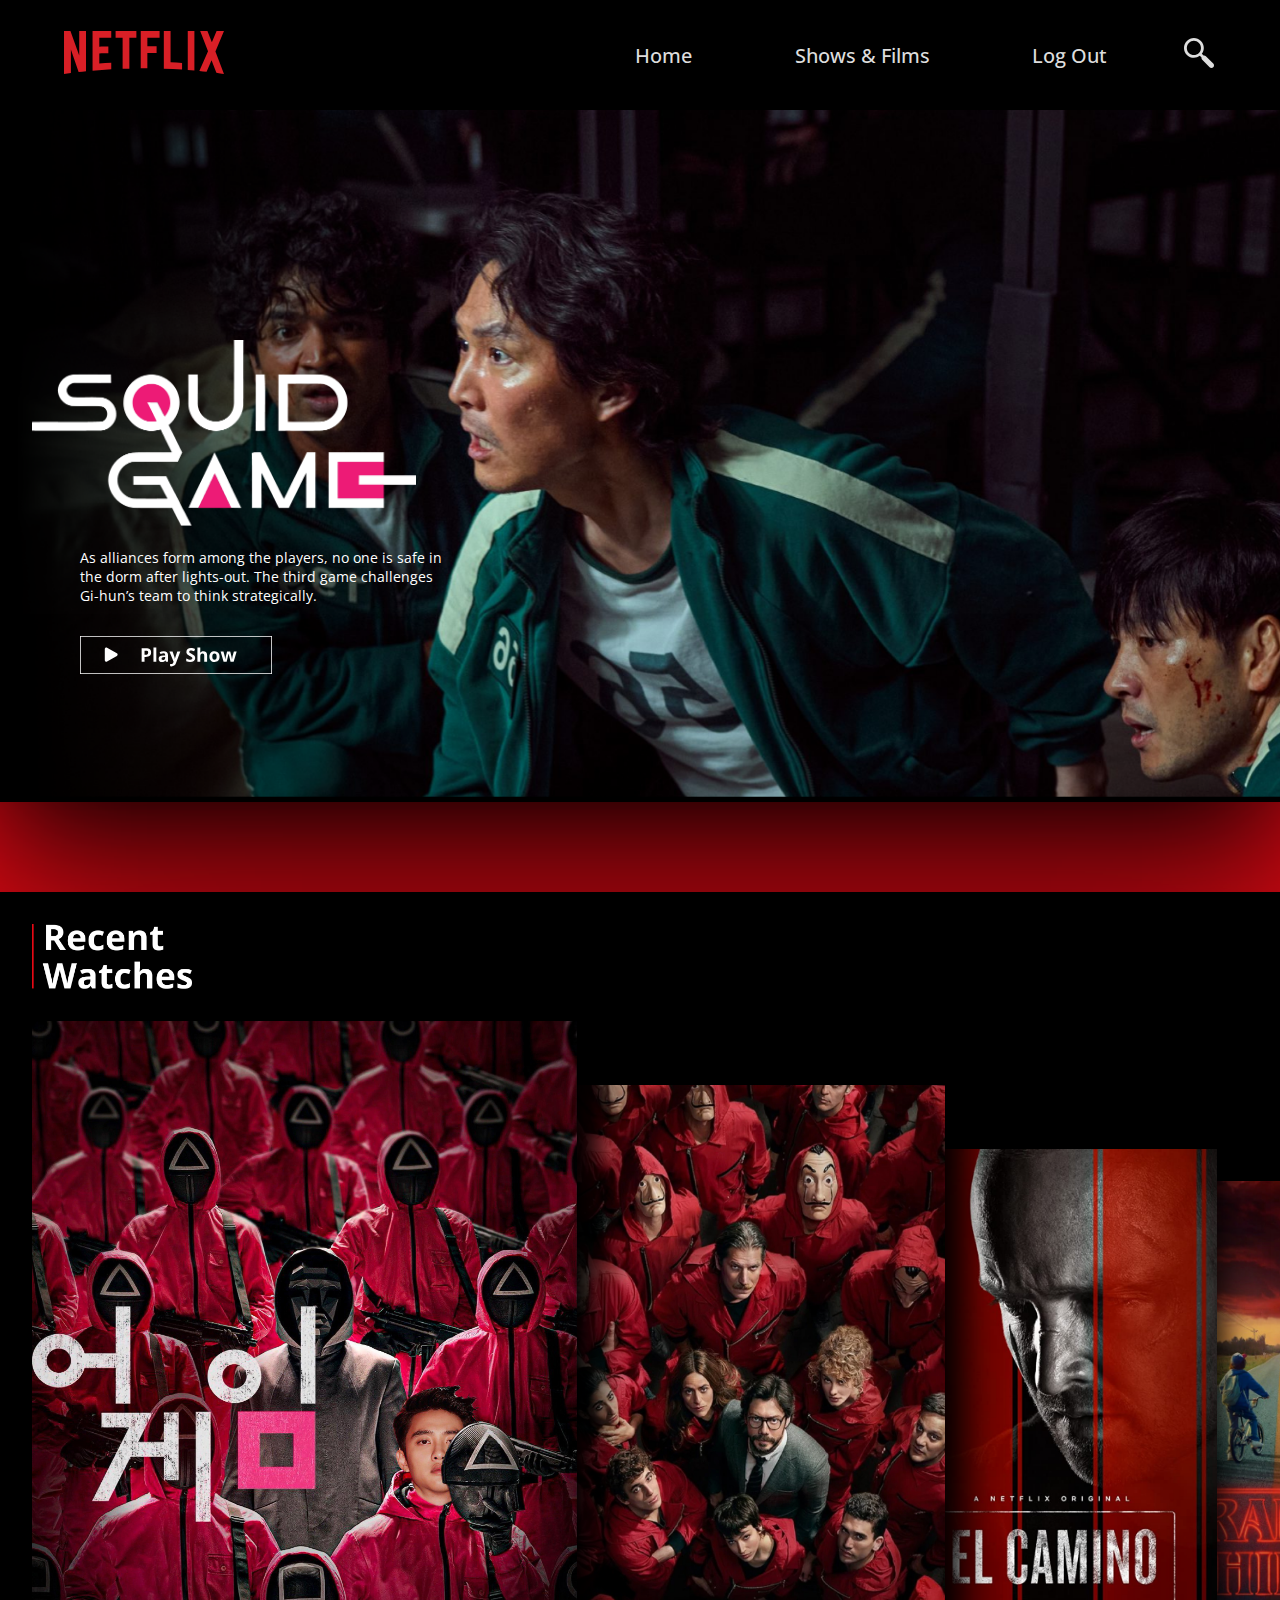
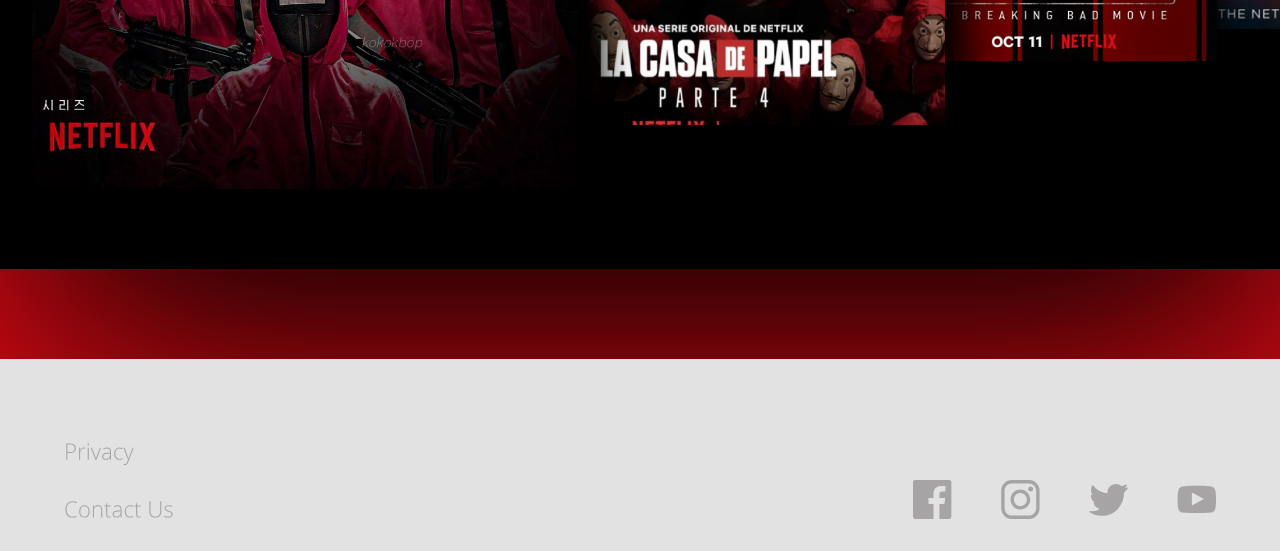
<file: index.html>
<!DOCTYPE html>
<html lang="en">
<head>
    <meta charset="UTF-8">
    <meta name="viewport" content="width=device-width, initial-scale=1.0">
    <title>Netflix Redesign</title>
    <link rel = "icon" href = "IMG/NetflixNLOGO.svg" type = "image/x-icon">
    <link href="https://fonts.googleapis.com/css2?family=Open+Sans:ital,wght@0,300;0,400;0,500;0,600;0,700;0,800;1,300;1,400;1,500;1,600;1,700;1,800&display=swap" rel="stylesheet">
    <link type="text/css" rel="stylesheet" href="\Home.css">
    </head>

<body>
    <div class="container">
            <header>
                    <a href="index.html">
                    <img src="IMG/NetflixLogoFULL.svg" class="logo" alt="logo">
                    </a>
                <nav>
                    <a href="#" class="hide-desktop">
                    <img src="IMG/Mag.svg" alt="magnifier" class="mag" id="mag">
                    <img src="IMG/HamMENU.svg" alt="toggle menu" class="menu" id="menu">
                    </a>

                    <ul class="show-desktop hide-mobile" id="nav">

                        <div class="top-menu">

                        <li id="search" class="search-btn">
                            <img src="IMG/Mag.svg" href="xxx" alt="search" class="search" id="search">
                        </li>
                        
                        <li id="exit" class="exit-btn hide-desktop">
                            <img src="IMG/Close.svg" alt="close menu">
                        </li>

                        </div>

                        <li class="Home">
                            <a href="index.html">Home</a>
                        </li>

                        <li class="Shows">
                            <a onclick="openvideo('move5.mp4')">Shows &amp; Films</a>
                        </li>

                        <li class="Logout">
                            <a href="login.html">Log Out</a>
                        </li>

                    </ul>
                </nav>
            </header>

            <article>
                <section class="first-intro">
                    <img src="IMG/Squid01.png" class="first-img">
                <div class="first-block">
                    <img src="IMG/SquidLOGO.png" class="squid-logo">
                    <div class="text-block">
                    <p class="sub">As alliances form among the players, no one is safe in the dorm after lights-out. The third game challenges Gi-hun’s team to think strategically.</p>
                    <a onclick="openvideo('move5.mp4')">
                        <img src="IMG/PlayBUTTON.svg" class="play">
                    </a>
                    </div>
                </div>
                </section>

                <section class="redblock01"></section>

                <section class="second-intro">
                    <img src="IMG/RecentWATCH.png" class="recent">
                    <div class="tiles">
                        <img src="IMG/Show01.jpg" class="show01">
                        <img src="IMG/Show02.jpg" class="show02">
                        <img src="IMG/Show03.jpg" class="show03">
                        <img src="IMG/Show04.jpg" class="show04">
                    </div>

                </section>

                <section class="redblock02"></section>

            </article>

    </div>



        <footer>
            <img src="IMG/FooterTEXT.svg" class="footer-text" alt="footer text">

            <img src="IMG/Social Icons.svg" class="social-icons" alt="social icons">

        </footer>
    
    
</body>


<script>
var menu=document.getElementById("menu");
var nav=document.getElementById("nav");
var exit=document.getElementById("exit");

menu.addEventListener('click', function(e) {
    nav.classList.toggle('hide-mobile');
    e.preventDefault();
});

exit.addEventListener('click', function(e) {
    nav.classList.add('hide-mobile');
    e.preventDefault();
});

function openvideo(aaa){
      var queryString =  "?"+aaa ;
      window.location.href = "videoplayer.html" + queryString;
	  }

</script>

</html>
</file>
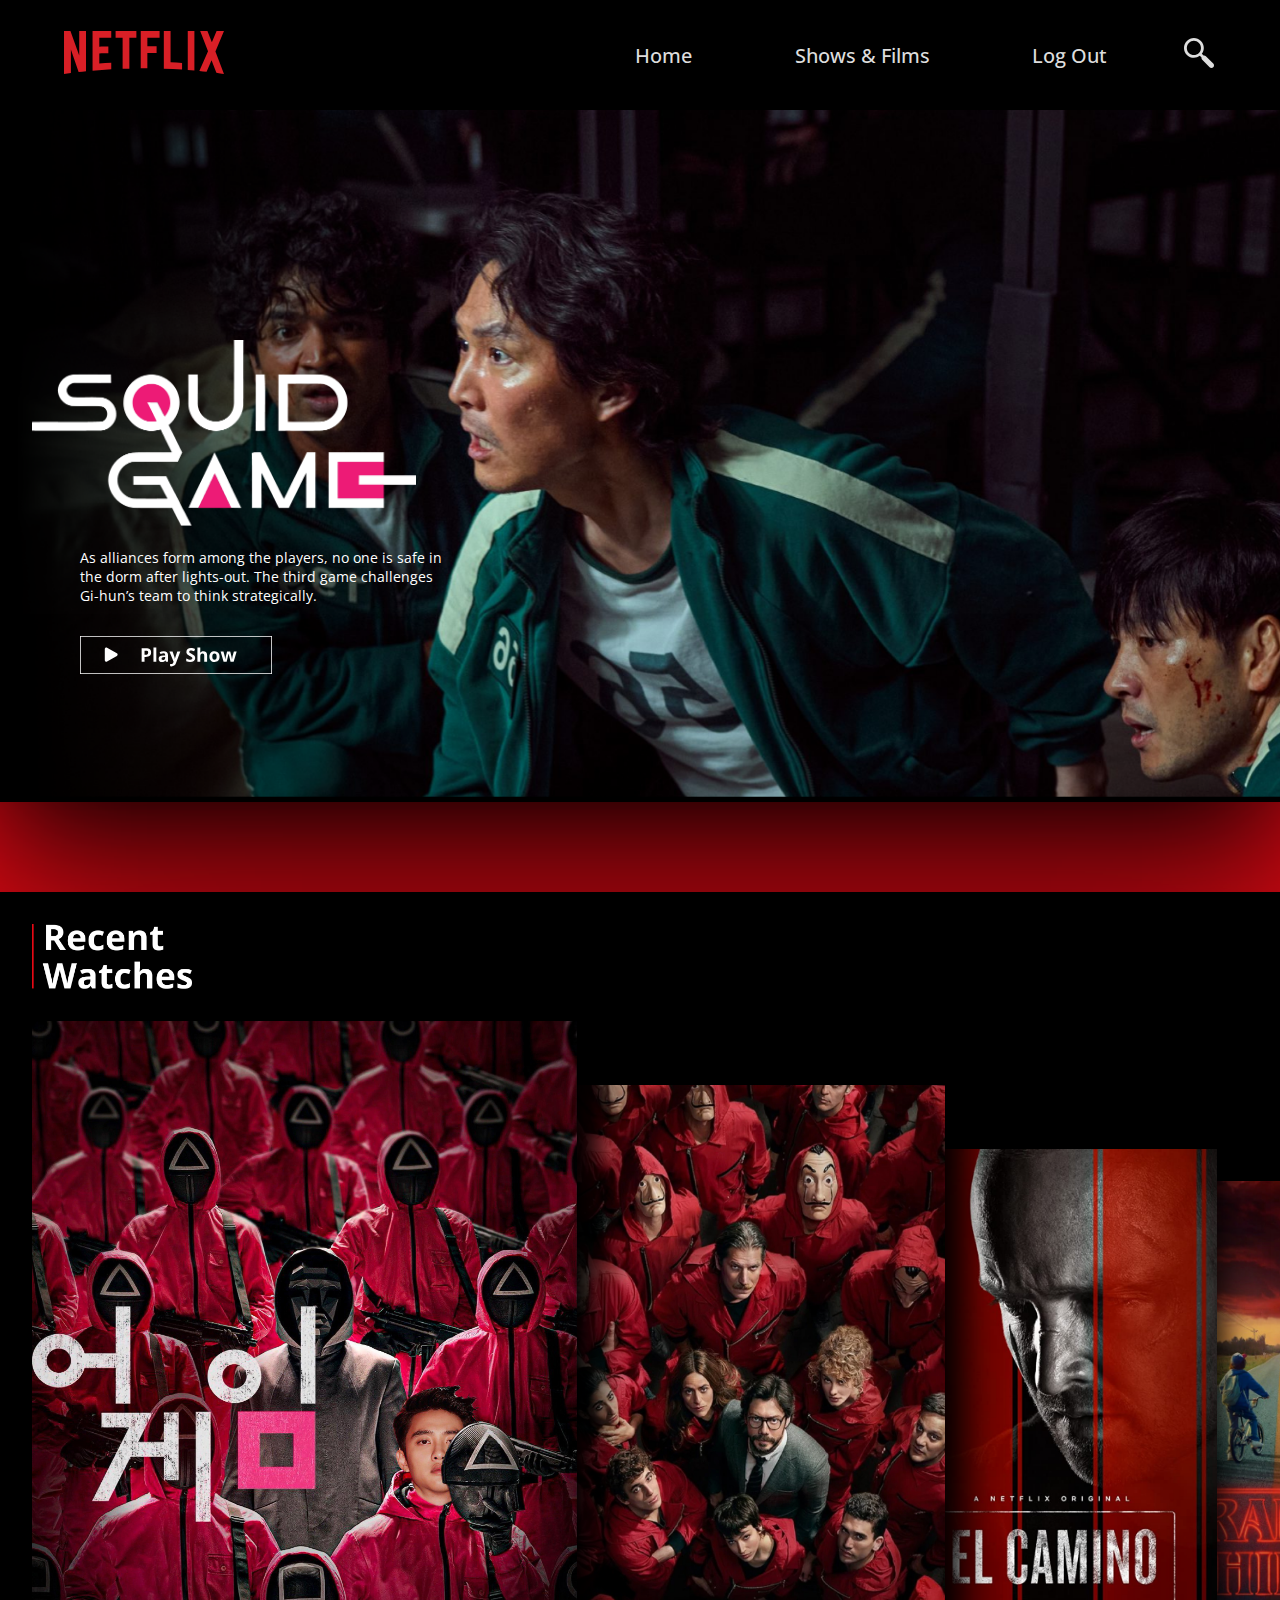
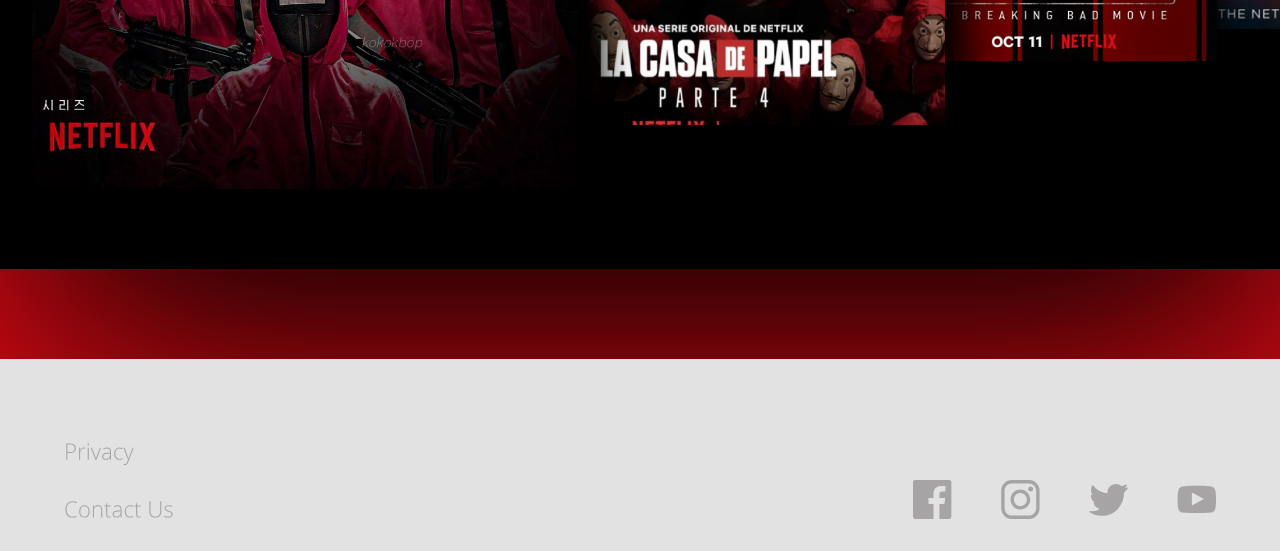
<file: Home.html>
<!DOCTYPE html>
<html lang="en">
<head>
    <meta charset="UTF-8">
    <meta name="viewport" content="width=device-width, initial-scale=1.0">
    <title>Netflix Redesign</title>
    <link rel = "icon" href = "IMG/NetflixNLOGO.svg" type = "image/x-icon">
    <link href="https://fonts.googleapis.com/css2?family=Open+Sans:ital,wght@0,300;0,400;0,500;0,600;0,700;0,800;1,300;1,400;1,500;1,600;1,700;1,800&display=swap" rel="stylesheet">
    <link type="text/css" rel="stylesheet" href="\Home.css">
    </head>

<body>
    <div class="container">
            <header>
                    <a href="Home.html">
                    <img src="IMG/NetflixLogoFULL.svg" class="logo" alt="logo">
                    </a>
                <nav>
                    <a href="#" class="hide-desktop">
                    <img src="IMG/Mag.svg" alt="magnifier" class="mag" id="mag">
                    <img src="IMG/HamMENU.svg" alt="toggle menu" class="menu" id="menu">
                    </a>

                    <ul class="show-desktop hide-mobile" id="nav">

                        <div class="top-menu">

                        <li id="search" class="search-btn">
                            <img src="IMG/Mag.svg" href="xxx" alt="search" class="search" id="search">
                        </li>
                        
                        <li id="exit" class="exit-btn hide-desktop">
                            <img src="IMG/Close.svg" alt="close menu">
                        </li>

                        </div>

                        <li class="Home">
                            <a href="Home.html">Home</a>
                        </li>

                        <li class="Shows">
                            <a href="videoplayer.html">Shows &amp; Films</a>
                        </li>

                        <li class="Logout">
                            <a href="login.html">Log Out</a>
                        </li>

                    </ul>
                </nav>
            </header>

            <article>
                <section class="first-intro">
                    <img src="IMG/Squid01.png" class="first-img">
                <div class="first-block">
                    <img src="IMG/SquidLOGO.png" class="squid-logo">
                    <div class="text-block">
                    <p class="sub">As alliances form among the players, no one is safe in the dorm after lights-out. The third game challenges Gi-hun’s team to think strategically.</p>
                    <a onclick="openvideo('move5.mp4')">
                        <img src="IMG/PlayBUTTON.svg" class="play">
                    </a>
                    </div>
                </div>
                </section>

                <section class="redblock01"></section>

                <section class="second-intro">
                    <img src="IMG/RecentWATCH.png" class="recent">
                    <div class="tiles">
                        <img src="IMG/Show01.jpg" class="show01">
                        <img src="IMG/Show02.jpg" class="show02">
                        <img src="IMG/Show03.jpg" class="show03">
                        <img src="IMG/Show04.jpg" class="show04">
                    </div>

                </section>

                <section class="redblock02"></section>

            </article>

    </div>



        <footer>
            <img src="IMG/FooterTEXT.svg" class="footer-text" alt="footer text">

            <img src="IMG/Social Icons.svg" class="social-icons" alt="social icons">

        </footer>
    
    
</body>


<script>
var menu=document.getElementById("menu");
var nav=document.getElementById("nav");
var exit=document.getElementById("exit");

menu.addEventListener('click', function(e) {
    nav.classList.toggle('hide-mobile');
    e.preventDefault();
});

exit.addEventListener('click', function(e) {
    nav.classList.add('hide-mobile');
    e.preventDefault();
});

function openvideo(aaa){
      var queryString =  "?"+aaa ;
      window.location.href = "videoplayer.html" + queryString;
	  }

</script>

</html>
</file>
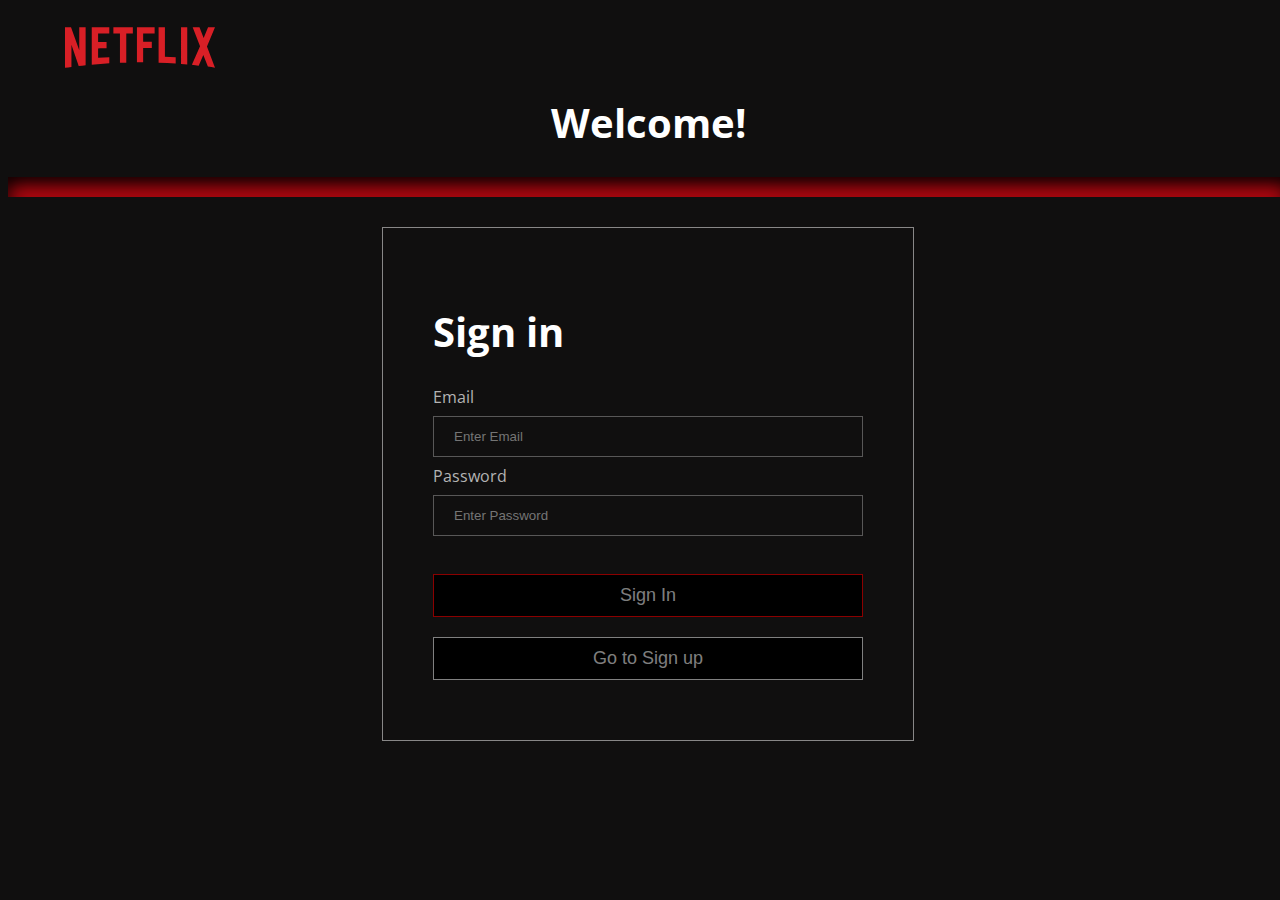
<file: login.html>
<html>

<head>
    <meta charset="UTF-8">
    <meta name="viewport" content="width=device-width, initial-scale=1.0">
    <title>Netflix Redesign</title>
    <link rel = "icon" href = "IMG/NetflixNLOGO.svg" type = "image/x-icon">
    <link href="https://fonts.googleapis.com/css2?family=Open+Sans:ital,wght@0,300;0,400;0,500;0,600;0,700;0,800;1,300;1,400;1,500;1,600;1,700;1,800&display=swap" rel="stylesheet">
    <link rel="stylesheet" type="text/css" href="login.css">
    <script>
        function validateform() {
            var username = document.loginform.username.value;
            var password = document.loginform.password.value;

            if (username == "username" && password == "password") {
                alert("success");
                window.location.href = "index.html";
                return false;
            }
            else {
                alert("error");
                return false;
            }
        }

    </script>
</head>

<body>
    <div style="width: 100vw;">
    <div>
        <img id="img1" src="IMG/NetflixLogoFULL.svg">
        <img id="img2" src="IMG/NetflixNLOGO.svg">
    </div>
    <div><center><h1 style="color:#FFFFFF; font-size: 40px;">Welcome!</h1></center></div>
    <div class="box"></div>

    <div>
        <form name="loginform" method="post"  onsubmit="return validateform()">  
            <div class="container"> 
                <div><h1 style="color:#FFFFFF; font-size: 40px;">Sign in</h1></div>
                <label style="color:#b3b3b3;">Email</label>   
                <input type="text" placeholder="Enter Email" name="username" required>
                <label style="color:#b3b3b3;">Password</label>   
                <input type="password" placeholder="Enter Password" name="password" required>  
                <button style="margin-top: 30px;" type="submit">Sign In</button>
                <button style="border-color: rgba(255, 255, 255, 0.5);" type="submit">Go to Sign up</button>
            </div>   
        </form>
    </div>
    </div>
</body>

</html>
</file>
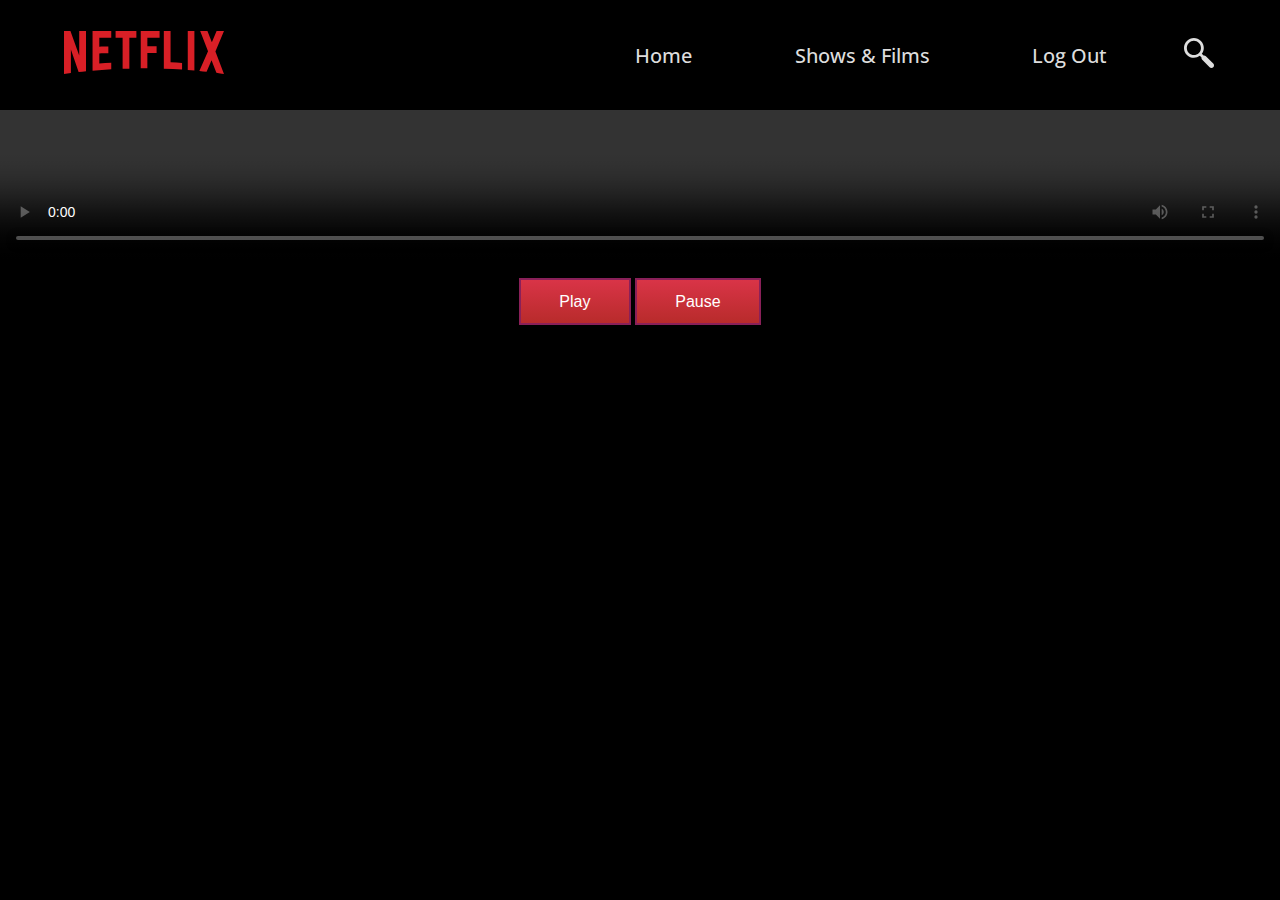
<file: videoplayer.html>
<!DOCTYPE html> 
<html> 
<body> 
<meta name="viewport" content="width=device-width, initial-scale=1" />
<title>Netflix Redesign</title>
<link rel = "icon" href = "IMG/NetflixNLOGO.svg" type = "image/x-icon">
<link href="https://fonts.googleapis.com/css2?family=Open+Sans:ital,wght@0,300;0,400;0,500;0,600;0,700;0,800;1,300;1,400;1,500;1,600;1,700;1,800&display=swap" rel="stylesheet">
<link type="text/css" rel="stylesheet" href="\videoplayer.css">
</head>

<div class="container">
    <header>
        <a href="index.html">
        <img src="IMG/NetflixLogoFULL.svg" class="logo" alt="logo">
        </a>
    <nav>
        <a href="#" class="hide-desktop">
        <img src="IMG/Mag.svg" alt="magnifier" class="mag" id="mag">
        <img src="IMG/HamMENU.svg" alt="toggle menu" class="menu" id="menu">
        </a>

        <ul class="show-desktop hide-mobile" id="nav">

            <div class="top-menu">

            <li id="search" class="search-btn">
                <img src="IMG/Mag.svg" href="xxx" alt="search" class="search" id="search">
            </li>
            
            <li id="exit" class="exit-btn hide-desktop">
                <img src="IMG/Close.svg" alt="close menu">
            </li>

            </div>

            <li class="Home">
                <a href="index.html">Home</a>
            </li>

            <li class="Shows">
                <a href="videoplayer.html">Shows &amp; Films</a>
            </li>

            <li class="Logout">
                <a href="login.html">Log Out</a>
            </li>

        </ul>
    </nav>
</header>

<center>
	<video id="Videoplace" class="video" controls>
 	</video>
	 <br>
	
	<button onclick="play()" class="btn">Play</button>
	<button onclick="pause()"  class="btn">Pause</button><br> 

</center>

</div>


<script> 

var queryString = decodeURIComponent(window.location.search);
var vedioname = queryString.substring(1);
var vedioframe = document.getElementById("Videoplace"); 

var menu=document.getElementById("menu");
var nav=document.getElementById("nav");
var exit=document.getElementById("exit");

menu.addEventListener('click', function(e) {
    nav.classList.toggle('hide-mobile');
    e.preventDefault();
});

exit.addEventListener('click', function(e) {
    nav.classList.add('hide-mobile');
    e.preventDefault();
});



function play() { 
    vedioframe.setAttribute("src", vedioname);
	vedioframe.play(); 
} 

function pause() { 
  vedioframe.pause(); 
} 
</script> 


</body> 
</html>
</file>
<file: login.css>
Body {  
  font-family: open sans, sans-serif;  
  background-color: #100F0F;
  overflow: hidden;
}  
#img1 {display: block;}
#img2 {display: none; width: 30px;}
button {   
       background-color: black;   
       width: 100%;  
        color:rgba(255, 255, 255, 0.5);   
        padding: 10px;   
        margin: 10px 0px;   
        border: 1px solid darkred;   
        cursor: pointer;
        font-size: large;
         }   
img {
       margin-left: 57px ;
       margin-top: 27px;
       width: 150px;
       height:41px;
}
 
 input[type=text], input[type=password] {   
        width: 100%;   
        margin: 8px 0;  
        padding: 12px 20px;   
        display: inline-block;   
        border: 1px solid rgba(255, 255, 255, 0.3);   
        background-color: #100F0F;
        box-sizing: border-box;
        color: white;
    }  
 button:hover {   
        opacity: 0.7;   
    }   
  .cancelbtn {   
        width: auto;   
        padding: 10px 18px;  
        margin: 10px 5px;  
    }   
        
     
 .container {
       width: 430px;
       margin: auto;
       margin-top: 30px;
       padding: 50px 50px;   
       border: 1px solid rgba(255, 255, 255, 0.5); 
    }
.box{
       width: 100vw;
       height: 20px;
       background: #E50914;
       /* Desk V Shadow */
       box-shadow: 0px 10px 20px black inset;
}

@media screen and (max-width: 600px) {
       .container {
              width: 70%;
              margin-top: 30px;
              padding: 50px 50px;
              border: 1px solid rgba(255, 255, 255, 0.5); 
           }
           #img1 {display: none;}
           #img2 {display: block;}
     }
@media screen and (max-width: 400px) {
       Body {  
              overflow: hidden;
            }  
       .container {
              width: 60%;
              margin: auto;
              margin-top: 30px;
              padding: 50px 50px;   
              border: 1px solid rgba(255, 255, 255, 0.5); 
           }
           #img1 {display: none;}
           #img2 {display: block;}
     }
</file>
